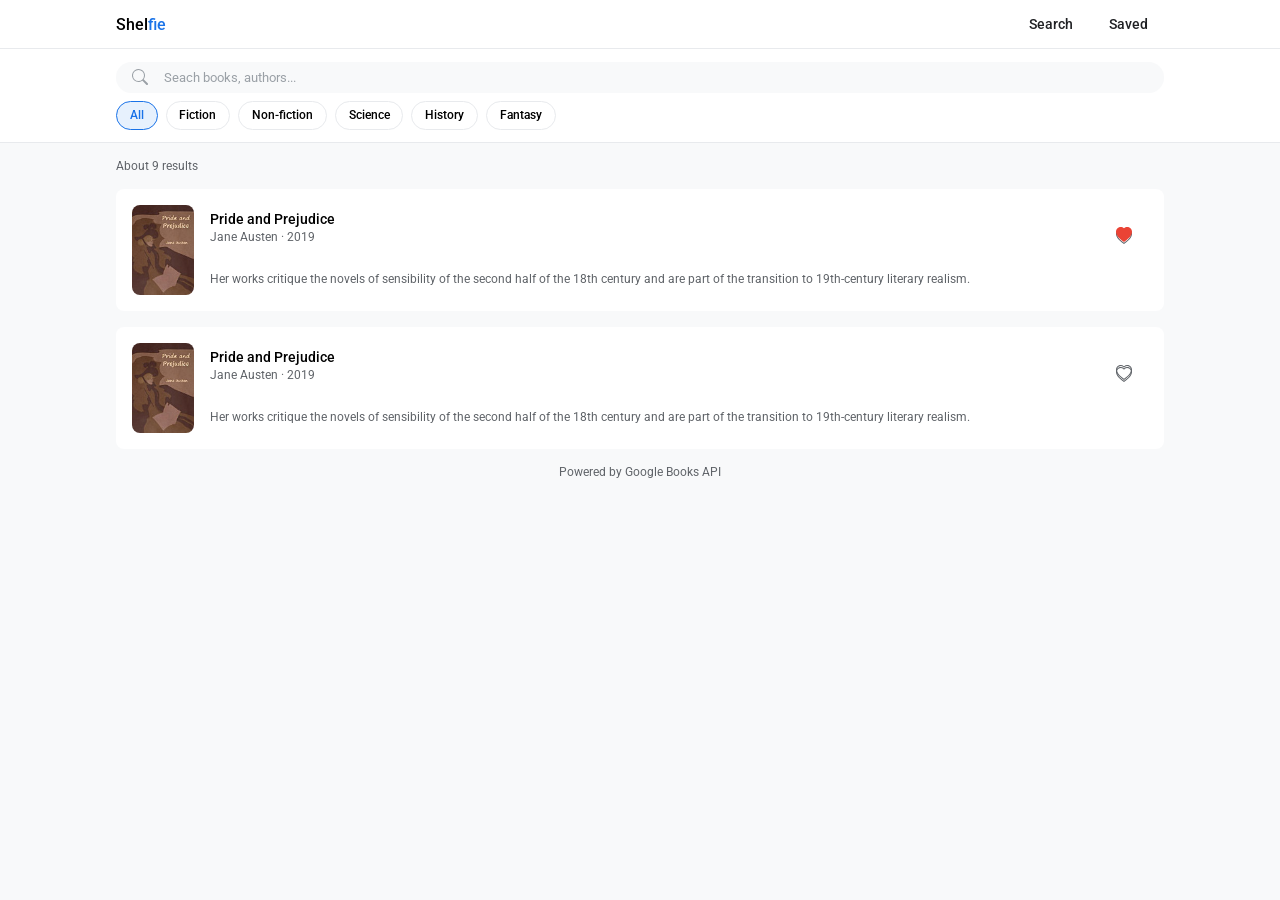
<file: index.html>
<!DOCTYPE html>
<html lang="en">

<head>
    <meta charset="UTF-8">
    <meta name="viewport" content="width=device-width, initial-scale=1.0">
    <title>Shelfie</title>
    <link href="style.css" rel="stylesheet" />
</head>

<body>
    <header>
        <nav>
            <div class="container nav-content">
                <p class="nav-app-name">Shel<span>fie</span></p>
                <div class="nav-actions">
                    <button class="nav-button selected">Search</button>
                    <button class="nav-button">Saved</button>
                </div>
            </div>
        </nav>
        <div class="container">
            <search class="search">
                <form action="">
                    <input class="search-bar" type="search" placeholder="Seach books, authors..."></input>
                </form>
                <div class="filter-list">
                    <button class="filter-item selected">All</button>
                    <button class="filter-item">Fiction</button>
                    <button class="filter-item">Non-fiction</button>
                    <button class="filter-item">Science</button>
                    <button class="filter-item">History</button>
                    <button class="filter-item">Fantasy</button>
                </div>
            </search>
        </div>
    </header>
    <div class="container">
        <main>
            <p class="result">About <span id="result-count">9</span> results</p>
            <div class="book-card">
                <img class="book-cover" src="img/image.png">
                <div class="book-info">
                    <div class="book-info-header">
                        <div class="book-info-header-text">
                            <p class="book-info-title" id="book-info-title">Pride and Prejudice</p>
                            <p class="book-info-metadata">
                                <span class="book-info-author" id="book-info-author">Jane Austen</span> · <span
                                    class="book-info-year" id="book-info-year">2019</span>
                            </p>
                        </div>
                        <button class="save-item">
                            <img src="img/heart-fill.svg">
                        </button>
                    </div>
                    <p class="book-info-description">Her works critique the novels of sensibility of the second half of
                        the
                        18th century and are part of the transition to 19th-century literary realism.</p>
                </div>

            </div>
            <div class="book-card">
                <img class="book-cover" src="img/image.png">
                <div class="book-info">
                    <div class="book-info-header">
                        <div class="book-info-header-text">
                            <p class="book-info-title">Pride and Prejudice</p>
                            <p class="book-info-metadata">
                                <span class="book-info-author">Jane Austen</span> · <span
                                    class="book-info-year">2019</span>
                            </p>
                        </div>
                        <button class="save-item">
                            <img src="img/heart.svg">
                        </button>
                    </div>
                    <p class="book-info-description">Her works critique the novels of sensibility of the second half of
                        the
                        18th century and are part of the transition to 19th-century literary realism.</p>
                </div>
            </div>
        </main>
        <footer>
            <p class="footer-text">Powered by Google Books API</p>
        </footer>
    </div>
</body>

</html>
</file>
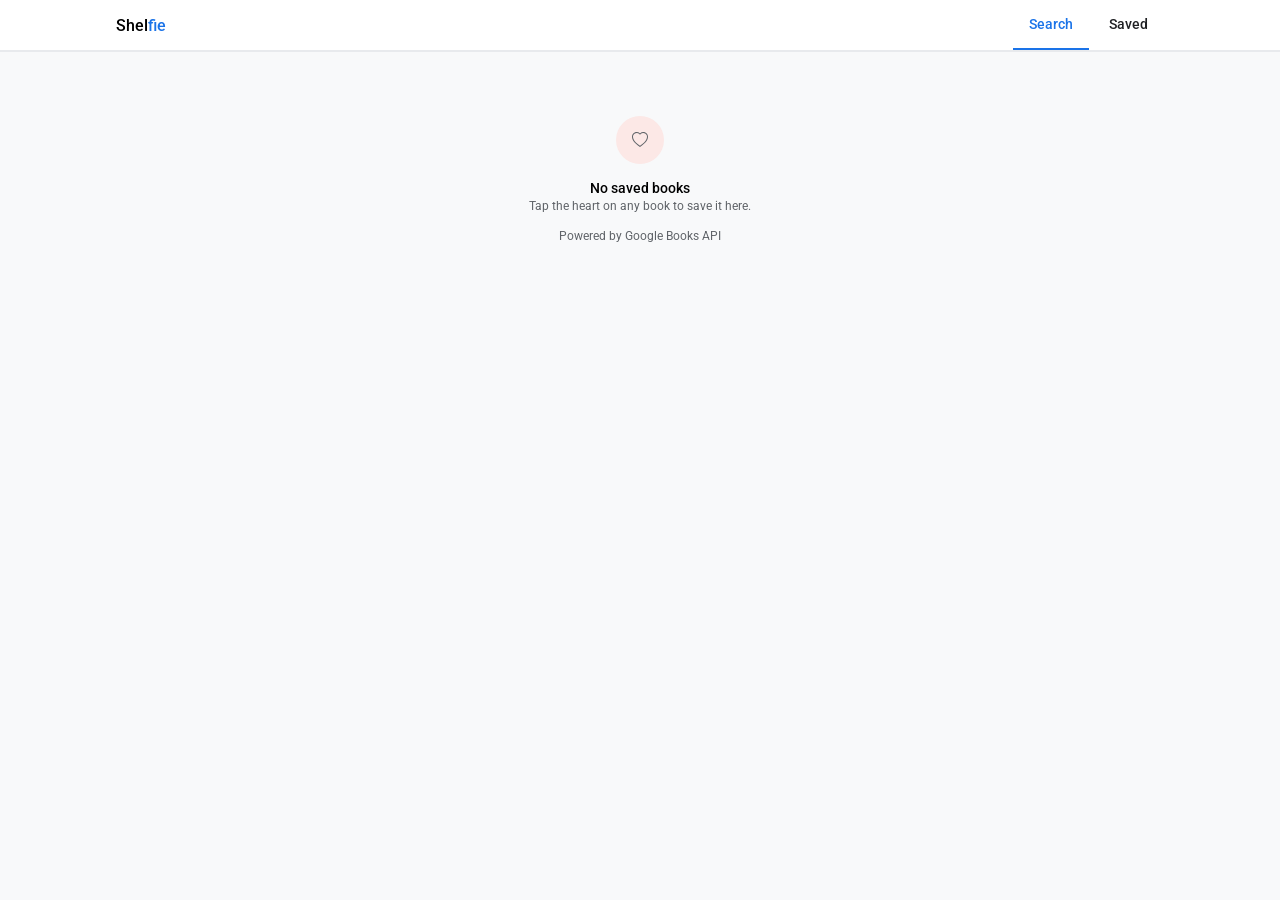
<file: saved-page.html>
<!DOCTYPE html>
<html lang="en">

<head>
    <meta charset="UTF-8">
    <meta name="viewport" content="width=device-width, initial-scale=1.0">
    <title>Shelfie - Saved</title>
    <link href="style.css" rel="stylesheet" />
</head>

<body>
    <header>
        <shelfie-nav></shelfie-nav>
    </header>
    <main>
        <div class="container" hidden>
            <p class="result">About <span id="result-count">9</span> results</p>
            <ul>
                <li class="book-card">
                    <img class="book-cover" src="img/image.png">
                    <div class="book-info">
                        <div class="book-info-header">
                            <div class="book-info-header-text">
                                <p class="book-info-title" id="book-info-title">Pride and Prejudice</p>
                                <p class="book-info-metadata">
                                    <span class="book-info-author" id="book-info-author">Jane Austen</span> · <span
                                        class="book-info-year" id="book-info-year">2019</span>
                                </p>
                            </div>
                            <button class="save-item"></button>
                        </div>
                        <p class="book-info-description">Her works critique the novels of sensibility of the second half
                            of the 18th century and are part of the transition to 19th-century literary realism.</p>
                    </div>
                </li>
                <li class="book-card">
                    <img class="book-cover" src="img/image.png">
                    <div class="book-info">
                        <div class="book-info-header">
                            <div class="book-info-header-text">
                                <p class="book-info-title">Pride and Prejudice</p>
                                <p class="book-info-metadata">
                                    <span class="book-info-author">Jane Austen</span> · <span
                                        class="book-info-year">2019</span>
                                </p>
                            </div>
                            <button class="save-item"></button>
                        </div>
                        <p class="book-info-description">Her works critique the novels of sensibility of the second half
                            of the 18th century and are part of the transition to 19th-century literary realism.</p>
                    </div>
                </li>
            </ul>
        </div>
        <div class="container empty-list-container">
            <div class="heart-icon-background">
                <img src="./img/heart.svg" class="heart-icon"/>
            </div>
            <p class="empty-list-title">No saved books</p>
            <p class="empty-list-subtitle">Tap the heart on any book to save it here.</p>
        </div>
    </main>
    <shelfie-footer></shelfie-footer>
    <script src="script.js"></script>
    <script src="./components/footer.js"></script>
    <script src="./components/nav.js"></script>
</body>

</html>
</file>
<file: style.css>
@import url('https://fonts.googleapis.com/css2?family=Red+Hat+Text:ital,wght@0,300..700;1,300..700&family=Roboto:ital,wght@0,100..900;1,100..900&display=swap');

:root {
    --background-color: #f8f9fa;
    --surface: #fff;
    --primary-color: #1a73e8;
    --text-prymary: #202124;
    --secondary: #5f6368;
    --heart: #ea4335;
    --heart-background: #FCE8E6;
    --disabled: #9aa0a6;
    --divider: #e8eaed;
    --font-family: 'Roboto', sans-serif;
    --font-bold: 500;
    --font-regular: 400;
    --font-size-small: .75rem;
    --font-size-medium: .875rem;
    --font-size-large: 1rem;
    --max-radius: 999px;
}

* {
    margin: 0;
    padding: 0;
    box-sizing: border-box;
    font-family: var(--font-family);
    border: none;
}

body {
    height: 100vh;
    background-color: var(--background-color);

}

.container {
    margin: 0 auto;
    min-width: 300px;
    max-width: 1080px;
    padding: 0 1rem;
}

header {
    background-color: var(--surface);
    border-bottom: 1px solid var(--divider);
    position: sticky;
    top: 0;
    z-index: 100;
}

.nav-content {
    display: flex;
    align-items: center;
    justify-content: space-between;
}

nav {
    border-bottom: 1px solid var(--divider);
}

.nav-app-name {
    font-weight: var(--font-bold);
    font-size: var(--font-size-large);
}

.nav-app-name span {
    color: var(--primary-color);
}

.nav-button {
    display: inline-block;
    background-color: transparent;
    text-decoration: none;
    padding: 1rem;
    color: var(--text-prymary);
    font-weight: var(--font-bold);
    font-size: var(--font-size-medium);
    cursor: pointer;
}

.nav-button.active {
    color: var(--primary-color);
    border-bottom: 2px solid var(--primary-color);
}


.nav-button:hover {
    background-color: var(--background-color);
}

.search {
    padding: .8rem 0;
}

.search-bar {
    width: 100%;
    border-radius: var(--max-radius);
    padding: .5rem 3rem;
    background: url(img/search.svg) 1rem / 1rem no-repeat var(--background-color);
}

.search-bar:hover {
    background-color: var(--divider);
}

.search-bar::placeholder {
    color: var(--disabled);
}

.search-bar:focus-visible {
    background-color: var(--surface);
    outline: none;
}

.filter-list {
    display: flex;
    flex-flow: wrap;
    padding-top: .5rem;
    gap: .5rem;
    align-items: center;
}

.filter-item {
    padding: .4rem .8rem;
    border: 1px solid var(--divider);
    border-radius: var(--max-radius);
    white-space: nowrap;
    background-color: transparent;
    font-weight: var(--font-bold);
    font-size: var(--font-size-small);
    cursor: pointer;
}

.filter-item:hover {
    background: var(--background-color);
}

.filter-item.selected {
    border-color: var(--primary-color);
    background-color: color-mix(in srgb, var(--primary-color) 10%, transparent);
    color: var(--primary-color);
}

.result {
    color: var(--secondary);
    font-size: var(--font-size-small);
    margin: 1rem 0;
}

.book-card {
    display: flex;
    gap: 1rem;
    align-items: center;
    background-color: var(--surface);
    padding: 1rem;
    margin-bottom: 1rem;
    border-radius: 8px;
}

.book-card:hover {
    background-color: var(--background-color);
}

.book-cover {
    border-radius: 8px;
    height: 90px;
}

.book-info {
    width: 100%;
    display: flex;
    flex-flow: column;
    gap: .5rem;
}

.book-info-header {
    display: flex;
    justify-content: space-between;
}

.book-info-header-text {
    display: flex;
    flex-flow: column;
    gap: .2rem;
}

.book-info-title {
    font-size: var(--font-size-medium);
    font-weight: var(--font-bold);
}

.book-info-metadata,
.book-info-description {
    font-size: var(--font-size-small);
    color: var(--secondary);
}

.book-info-description {
    line-height: 19.5px;
    padding-right: 3rem;
}

.save-item {
    background: url(img/heart.svg) 0 / 1rem no-repeat transparent;
    background-position: center;
    border-radius: var(--max-radius);
    padding: 1rem;
    cursor: pointer;
}

.save-item.selected {
    background-image: url(img/heart-fill.svg)
}

.save-item:hover {
    background-color: var(--divider);
}

.footer-text {
    font-size: var(--font-size-small);
    color: var(--secondary);
    text-align: center;
    margin: 1rem;
}

.empty-list-container {
    display: flex;
    flex-direction: column;
    align-items: center;
    margin-top: 4rem;
}

.heart-icon-background {
    padding: 1rem;
    display: flex;
    align-items: center;
    justify-content: center;
    margin-bottom: 1rem;
    background-color: var(--heart-background);
    border-radius: 50%;
}

.empty-list-title {
    font-size: var(--font-size-medium);
    font-weight: var(--font-bold);
    margin-bottom: .2rem;
}

.empty-list-subtitle {
    font-size: var(--font-size-small);
    color: var(--secondary);
}
</file>
